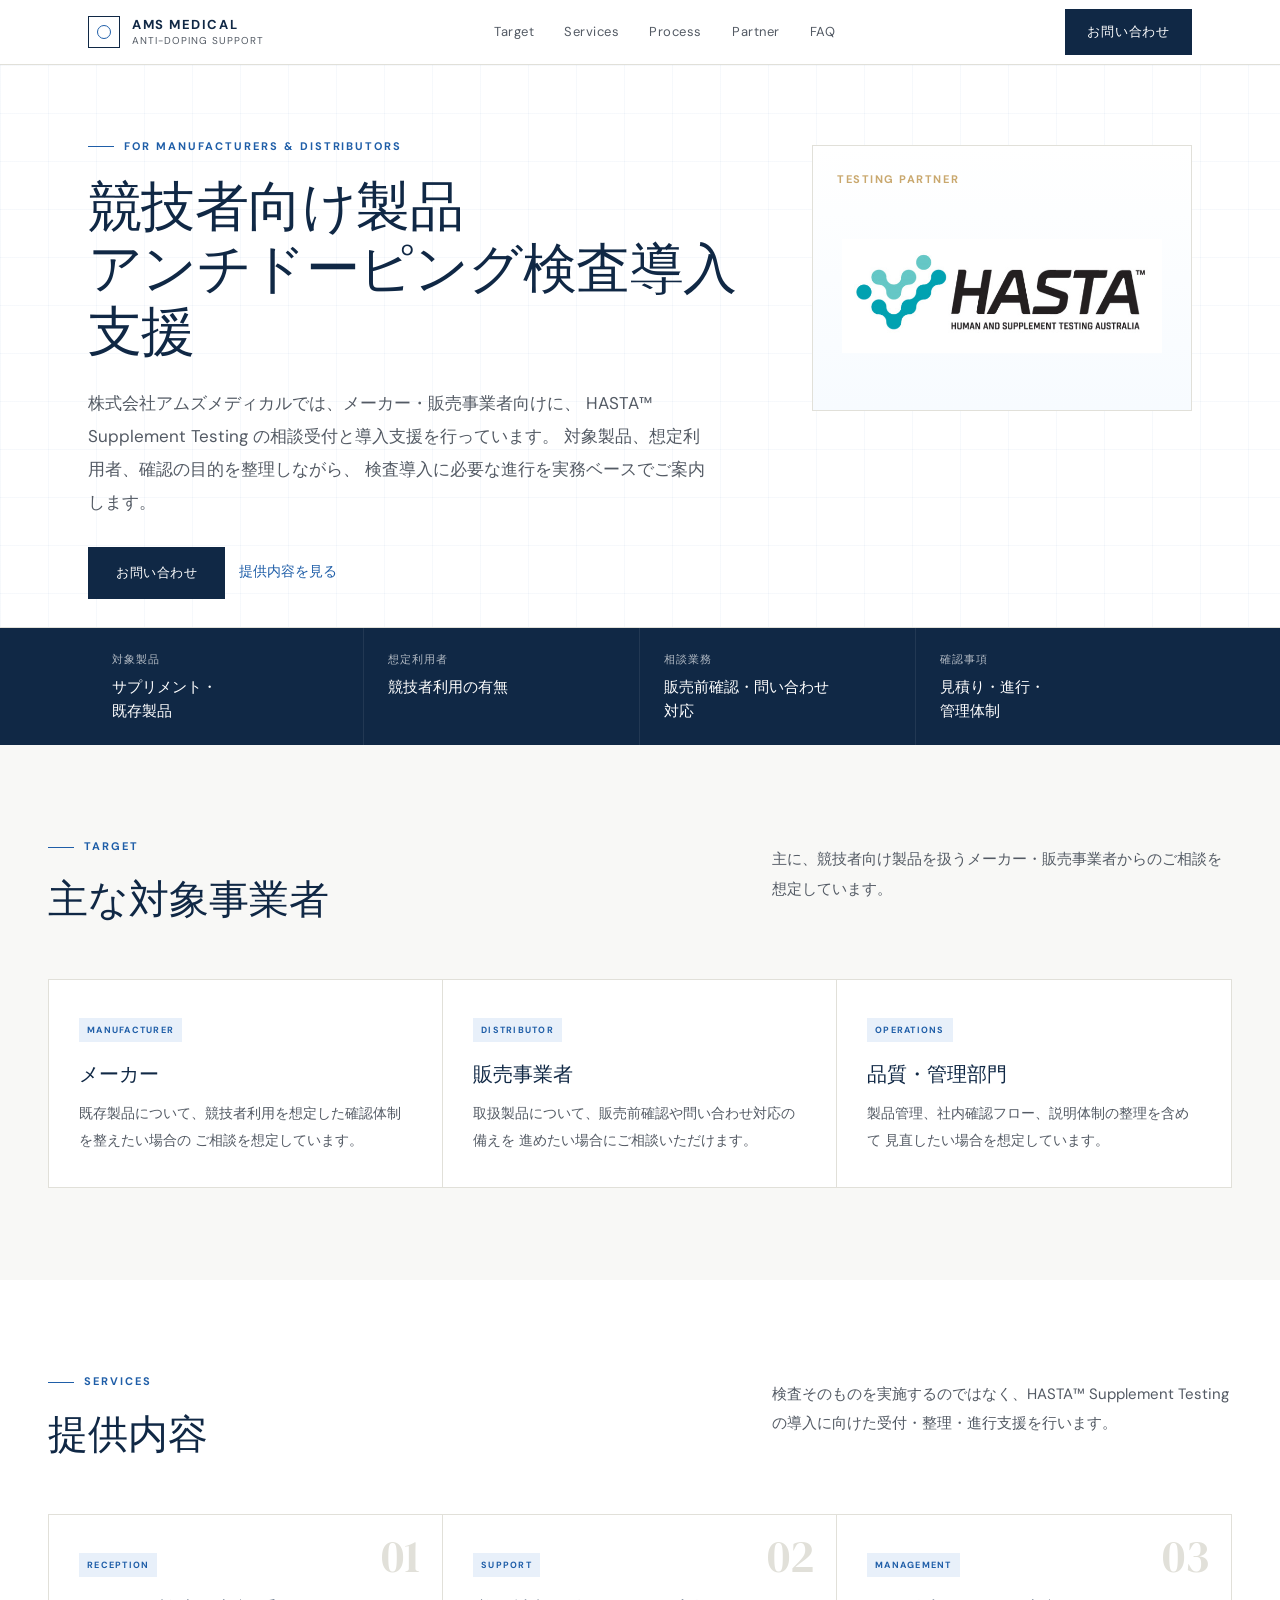
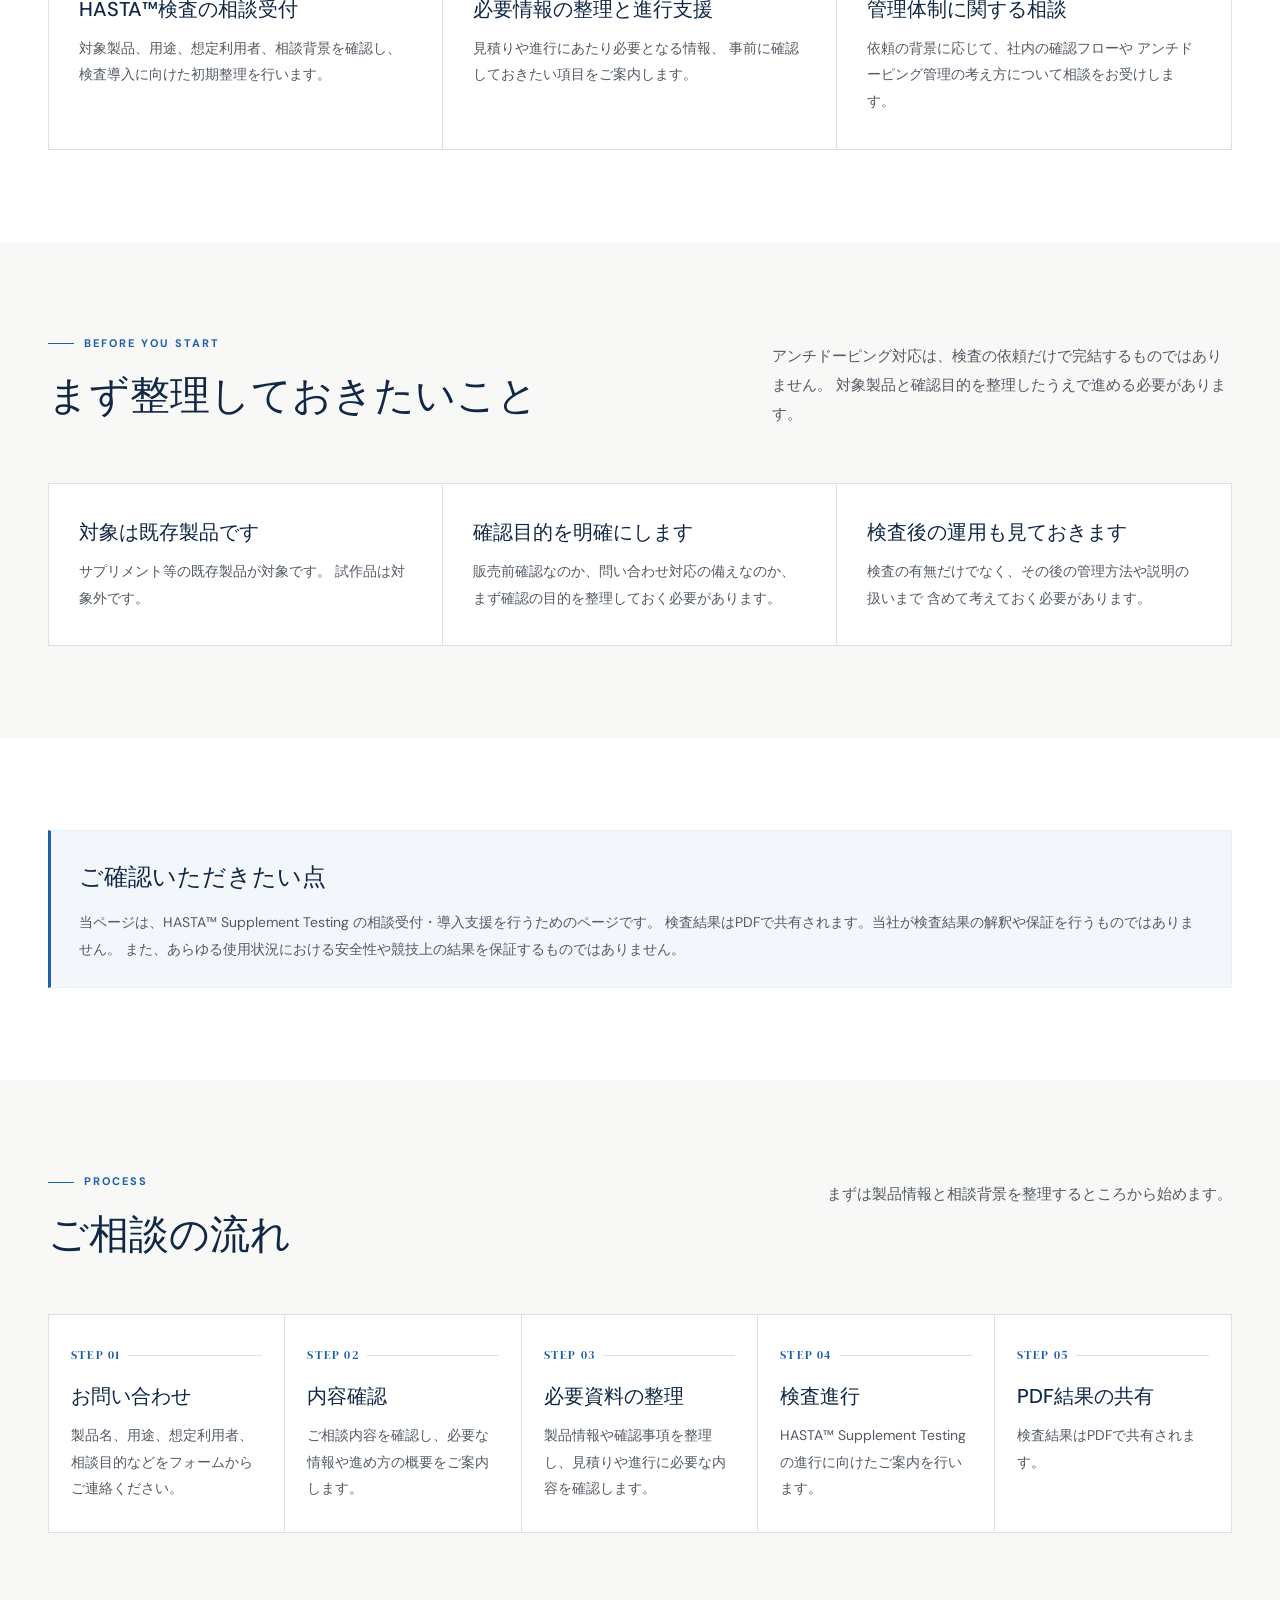
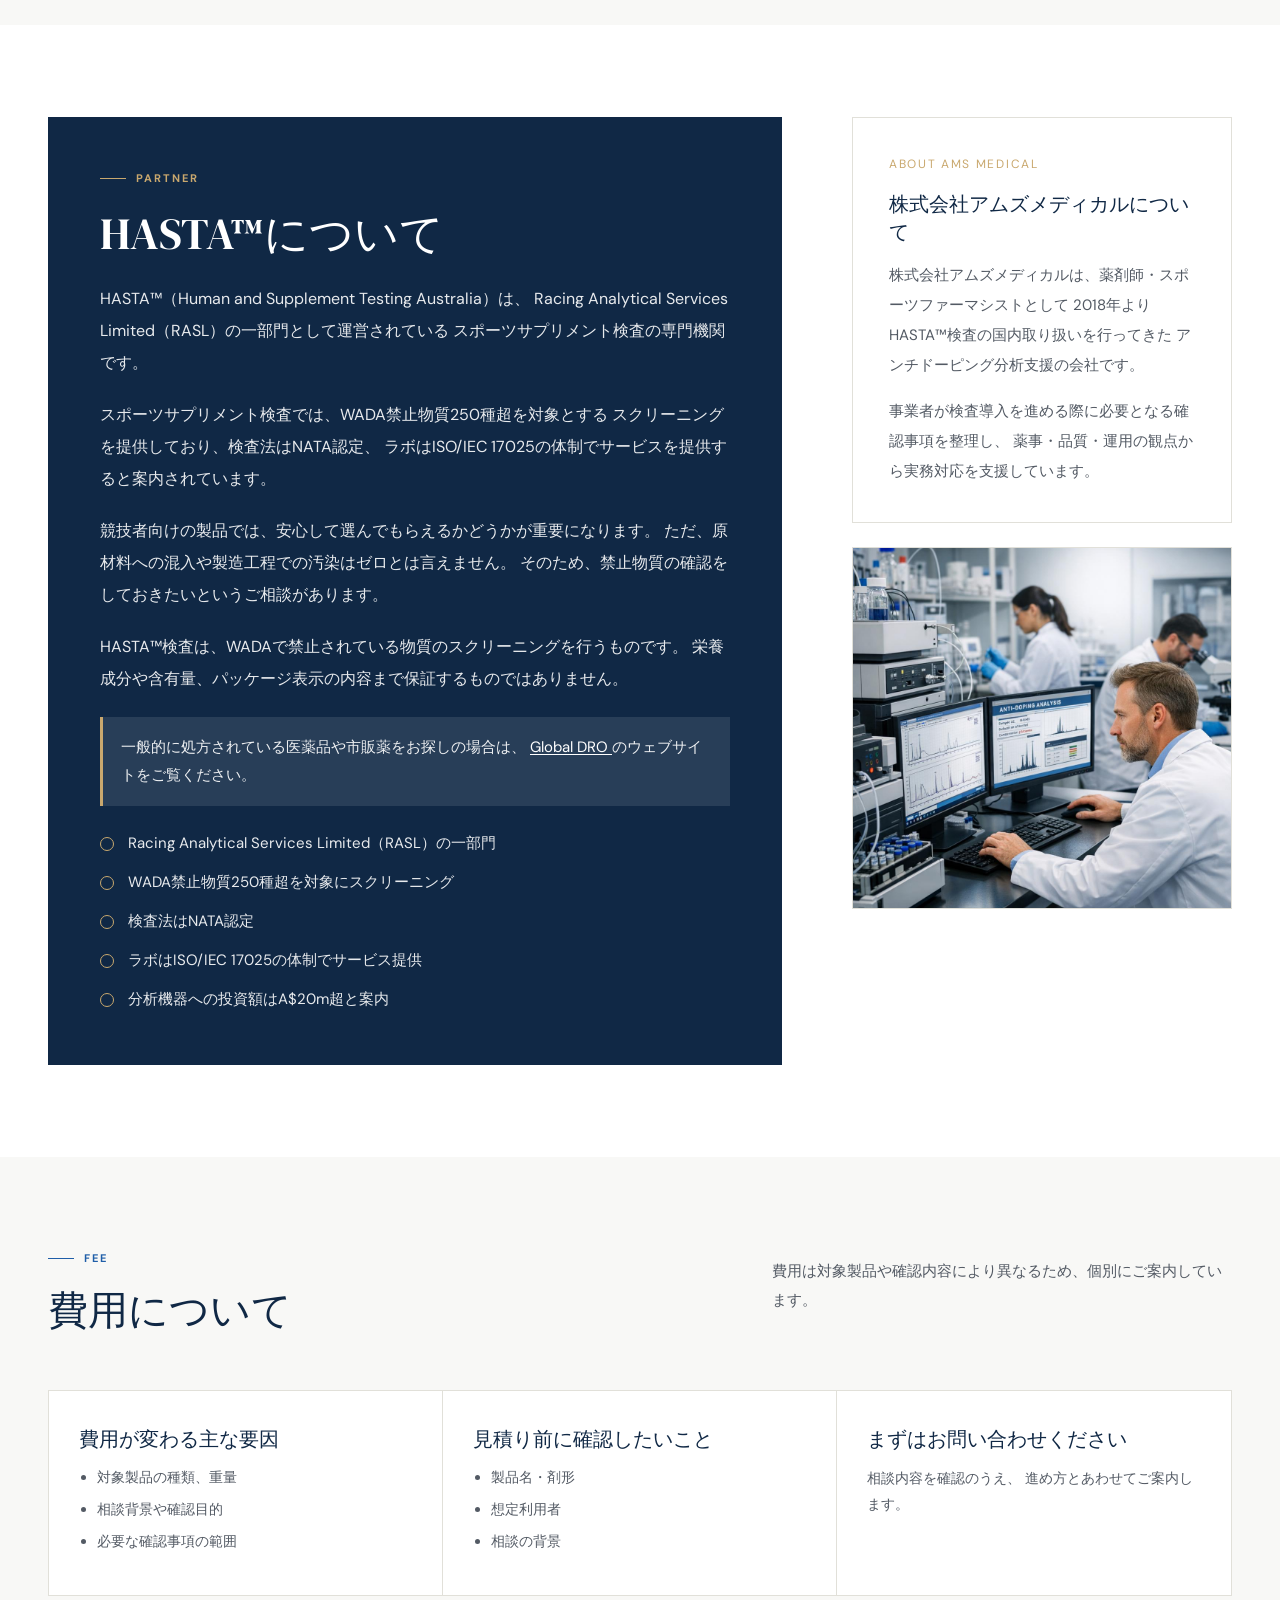
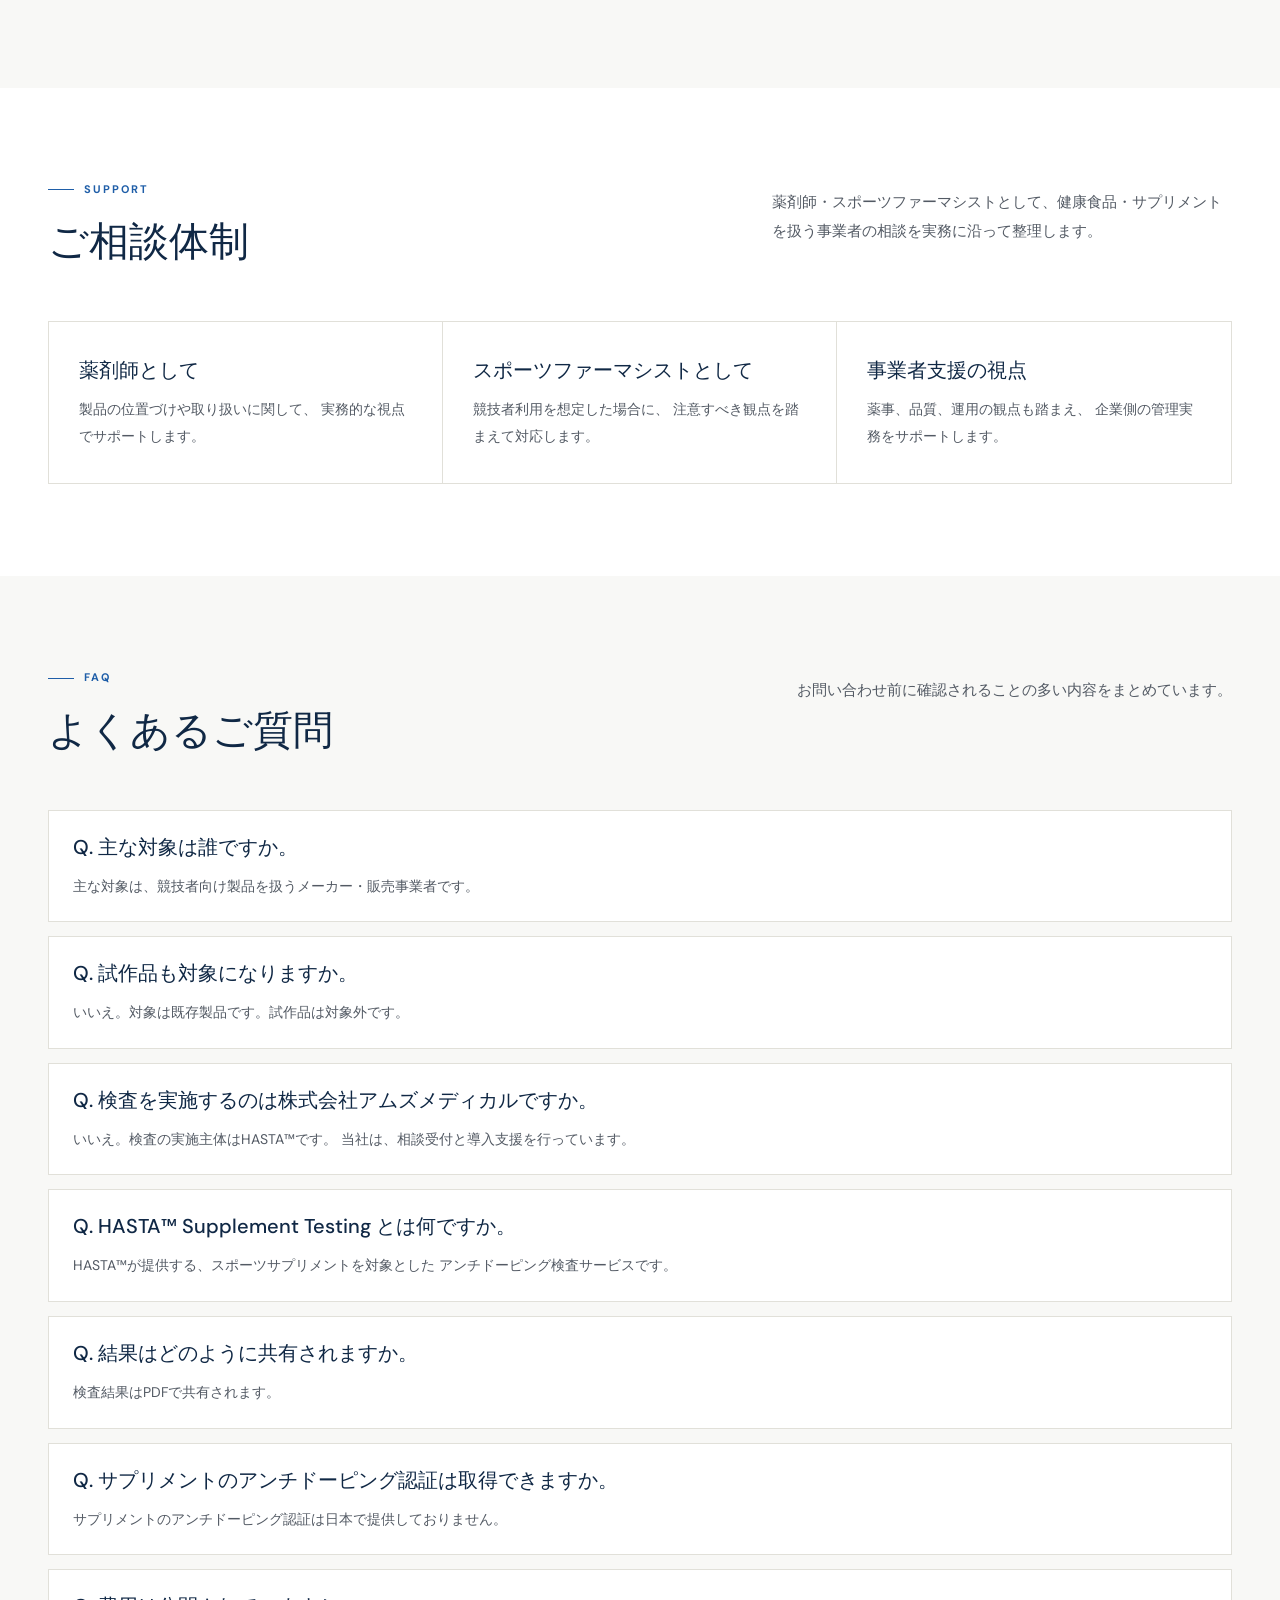
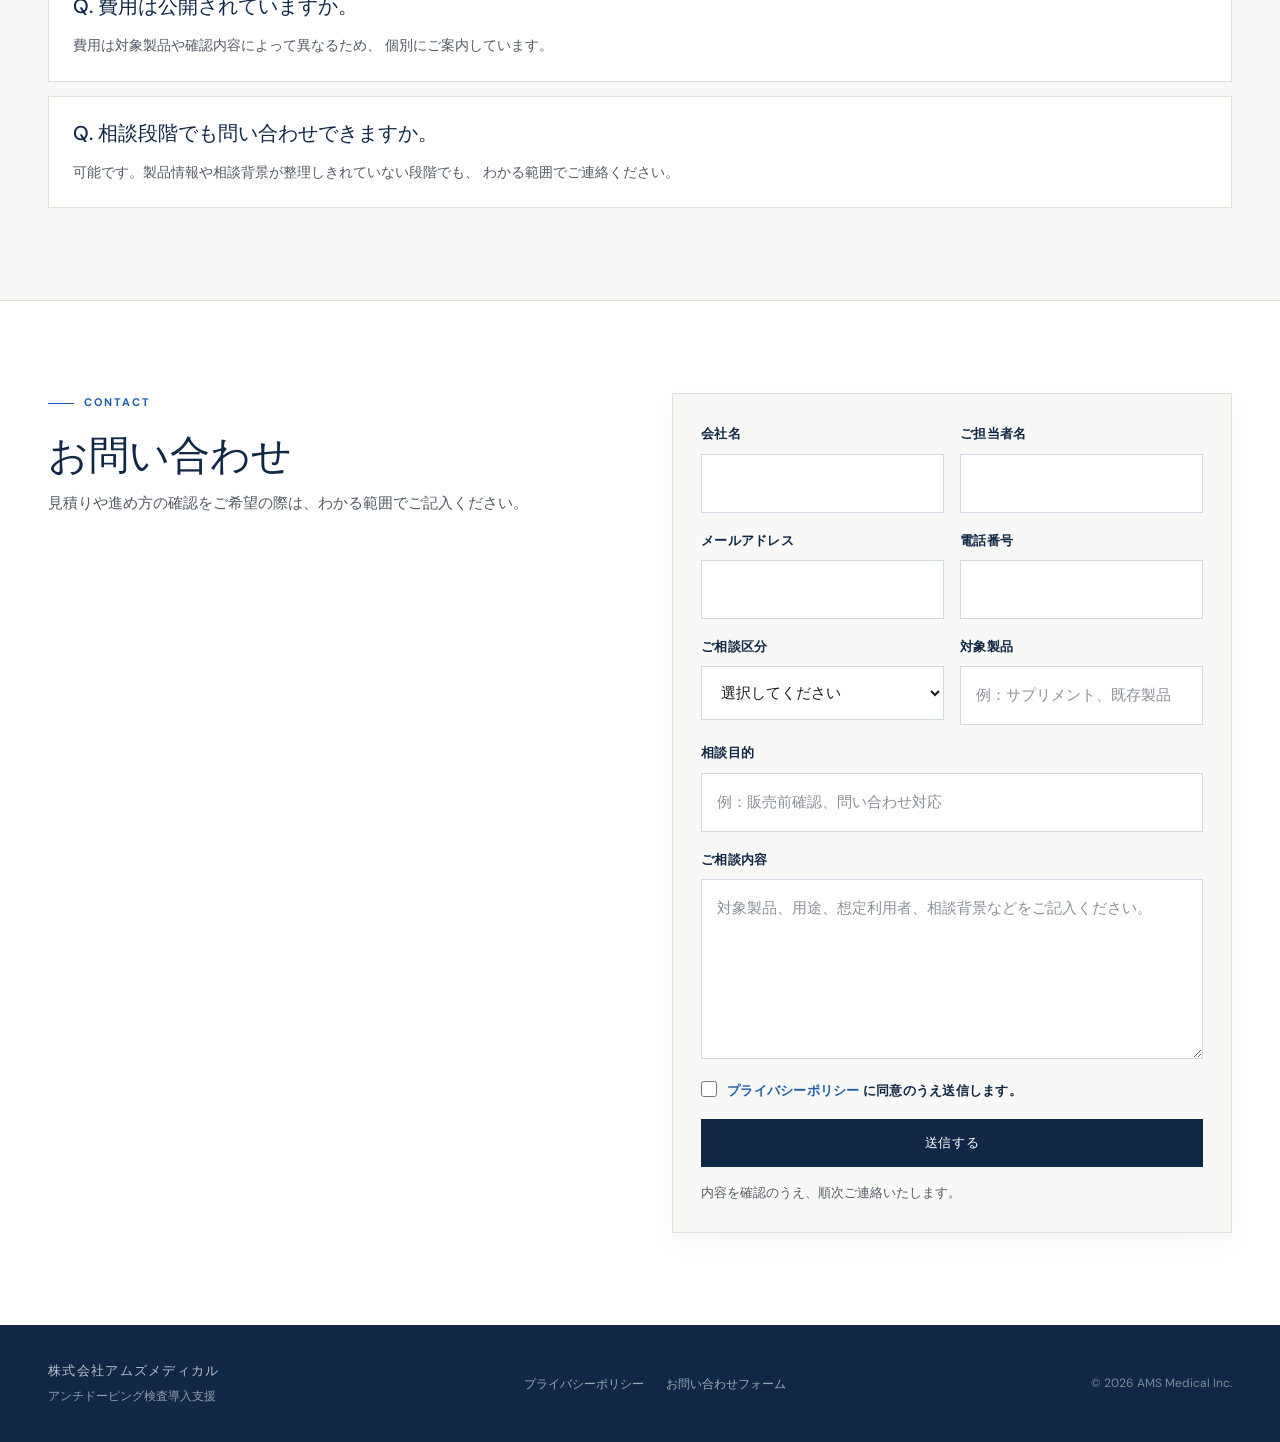
<file: index.html>
<!DOCTYPE html>
<html lang="ja">
<head>
  <meta charset="UTF-8" />
  <meta name="viewport" content="width=device-width, initial-scale=1.0" />
  <title>アンチドーピング検査導入支援 | 株式会社アムズメディカル</title>
  <meta
    name="description"
    content="メーカー・販売事業者向けに、HASTA™ Supplement Testing の相談受付と導入支援を行っています。"
  />
  <link rel="preconnect" href="https://fonts.googleapis.com" />
  <link rel="preconnect" href="https://fonts.gstatic.com" crossorigin />
  <link
    href="https://fonts.googleapis.com/css2?family=DM+Serif+Display:ital@0;1&family=DM+Sans:wght@300;400;500;700&display=swap"
    rel="stylesheet"
  />
  <link rel="icon" href="images/favicon.png" type="image/png" />
  <link rel="stylesheet" href="style.css" />
</head>
<body>

  <header class="site-header">
    <div class="site-header-inner">
      <a href="./" class="site-logo">
        <span class="site-logo-mark"></span>
        <span class="site-logo-text-wrap">
          <span class="site-logo-text">AMS MEDICAL</span>
          <span class="site-logo-sub">Anti-Doping Support</span>
        </span>
      </a>

      <nav class="site-nav">
        <a href="#target">Target</a>
        <a href="#service">Services</a>
        <a href="#flow">Process</a>
        <a href="#partner">Partner</a>
        <a href="#faq">FAQ</a>
      </nav>

      <a href="#contact" class="header-cta">お問い合わせ</a>
    </div>
  </header>

  <main>

    <section class="hero grid-bg">
      <div class="hero-inner">
        <div class="hero-main">
          <div class="hero-overline">For Manufacturers &amp; Distributors</div>

          <h1 class="hero-title">
            競技者向け製品<br />
            アンチドーピング検査導入支援            
          </h1>

          <p class="hero-text">
            株式会社アムズメディカルでは、メーカー・販売事業者向けに、
            HASTA™ Supplement Testing の相談受付と導入支援を行っています。
            対象製品、想定利用者、確認の目的を整理しながら、
            検査導入に必要な進行を実務ベースでご案内します。
          </p>

          <div class="hero-actions">
            <a href="#contact" class="btn-primary">お問い合わせ</a>
            <a href="#service" class="btn-secondary">提供内容を見る</a>
          </div>
        </div>

        <aside class="hero-side hero-side-brand">
          <div class="hero-brand-card">
            <div class="hero-brand-label">Testing Partner</div>

            <div class="hero-brand-logo-wrap">
              <img
                src="images/hasta_logo.jpg"
                alt="HASTA™ logo"
                class="hero-brand-logo"
                onerror="this.style.display='none'; this.nextElementSibling.style.display='flex';"
              />
              <div class="hero-brand-fallback" style="display:none;">
                <span class="hero-brand-fallback-main">HASTA™</span>
                <span class="hero-brand-fallback-sub">Supplement Testing</span>
              </div>
            </div>
          </div>
        </aside>
      </div>
    </section>

    <section class="metric-bar">
      <div class="metric-bar-inner">
        <div class="metric-item">
          <div class="metric-heading">対象製品</div>
          <div class="metric-text">サプリメント・<br />既存製品</div>
        </div>
        <div class="metric-item">
          <div class="metric-heading">想定利用者</div>
          <div class="metric-text">競技者利用の有無</div>
        </div>
        <div class="metric-item">
          <div class="metric-heading">相談業務</div>
          <div class="metric-text">販売前確認・問い合わせ<br />対応</div>
        </div>
        <div class="metric-item">
          <div class="metric-heading">確認事項</div>
          <div class="metric-text">見積り・進行・<br />管理体制</div>
        </div>
      </div>
    </section>

    <section class="section section-light" id="target">
      <div class="section-inner">
        <div class="section-header">
          <div>
            <div class="section-overline">Target</div>
            <h2 class="section-title">主な対象事業者</h2>
          </div>
          <p class="section-desc">
            主に、競技者向け製品を扱うメーカー・販売事業者からのご相談を想定しています。
          </p>
        </div>

        <div class="card-grid three">
          <article class="info-card">
            <div class="card-tag">Manufacturer</div>
            <h3>メーカー</h3>
            <p>
              既存製品について、競技者利用を想定した確認体制を整えたい場合の
              ご相談を想定しています。
            </p>
          </article>

          <article class="info-card">
            <div class="card-tag">Distributor</div>
            <h3>販売事業者</h3>
            <p>
              取扱製品について、販売前確認や問い合わせ対応の備えを
              進めたい場合にご相談いただけます。
            </p>
          </article>

          <article class="info-card">
            <div class="card-tag">Operations</div>
            <h3>品質・管理部門</h3>
            <p>
              製品管理、社内確認フロー、説明体制の整理を含めて
              見直したい場合を想定しています。
            </p>
          </article>
        </div>
      </div>
    </section>

    <section class="section" id="service">
      <div class="section-inner">
        <div class="section-header">
          <div>
            <div class="section-overline">Services</div>
            <h2 class="section-title">提供内容</h2>
          </div>
          <p class="section-desc">
            検査そのものを実施するのではなく、HASTA™ Supplement Testing の導入に向けた受付・整理・進行支援を行います。
          </p>
        </div>

        <div class="service-grid">
          <article class="service-card">
            <div class="service-no">01</div>
            <div class="card-tag">Reception</div>
            <h3>HASTA™検査の相談受付</h3>
            <p>
              対象製品、用途、想定利用者、相談背景を確認し、
              検査導入に向けた初期整理を行います。
            </p>
          </article>

          <article class="service-card">
            <div class="service-no">02</div>
            <div class="card-tag">Support</div>
            <h3>必要情報の整理と進行支援</h3>
            <p>
              見積りや進行にあたり必要となる情報、
              事前に確認しておきたい項目をご案内します。
            </p>
          </article>

          <article class="service-card">
            <div class="service-no">03</div>
            <div class="card-tag">Management</div>
            <h3>管理体制に関する相談</h3>
            <p>
              依頼の背景に応じて、社内の確認フローや
              アンチドーピング管理の考え方について相談をお受けします。
            </p>
          </article>
        </div>
      </div>
    </section>

    <section class="section section-light">
      <div class="section-inner">
        <div class="section-header">
          <div>
            <div class="section-overline">Before You Start</div>
            <h2 class="section-title">まず整理しておきたいこと</h2>
          </div>
          <p class="section-desc">
            アンチドーピング対応は、検査の依頼だけで完結するものではありません。
            対象製品と確認目的を整理したうえで進める必要があります。
          </p>
        </div>

        <div class="card-grid three">
          <article class="info-card">
            <h3>対象は既存製品です</h3>
            <p>
              サプリメント等の既存製品が対象です。
              試作品は対象外です。
            </p>
          </article>

          <article class="info-card">
            <h3>確認目的を明確にします</h3>
            <p>
              販売前確認なのか、問い合わせ対応の備えなのか、
              まず確認の目的を整理しておく必要があります。
            </p>
          </article>

          <article class="info-card">
            <h3>検査後の運用も見ておきます</h3>
            <p>
              検査の有無だけでなく、その後の管理方法や説明の扱いまで
              含めて考えておく必要があります。
            </p>
          </article>
        </div>
      </div>
    </section>

    <section class="section">
      <div class="section-inner">
        <div class="notice-box">
          <h2>ご確認いただきたい点</h2>
          <p>
            当ページは、HASTA™ Supplement Testing の相談受付・導入支援を行うためのページです。
            検査結果はPDFで共有されます。当社が検査結果の解釈や保証を行うものではありません。
            また、あらゆる使用状況における安全性や競技上の結果を保証するものではありません。
          </p>
        </div>
      </div>
    </section>

    <section class="section section-light" id="flow">
      <div class="section-inner">
        <div class="section-header">
          <div>
            <div class="section-overline">Process</div>
            <h2 class="section-title">ご相談の流れ</h2>
          </div>
          <p class="section-desc">
            まずは製品情報と相談背景を整理するところから始めます。
          </p>
        </div>

        <div class="process-grid">
          <div class="process-step">
            <div class="process-step-no">STEP 01</div>
            <h3>お問い合わせ</h3>
            <p>製品名、用途、想定利用者、相談目的などをフォームからご連絡ください。</p>
          </div>

          <div class="process-step">
            <div class="process-step-no">STEP 02</div>
            <h3>内容確認</h3>
            <p>ご相談内容を確認し、必要な情報や進め方の概要をご案内します。</p>
          </div>

          <div class="process-step">
            <div class="process-step-no">STEP 03</div>
            <h3>必要資料の整理</h3>
            <p>製品情報や確認事項を整理し、見積りや進行に必要な内容を確認します。</p>
          </div>

          <div class="process-step">
            <div class="process-step-no">STEP 04</div>
            <h3>検査進行</h3>
            <p>HASTA™ Supplement Testing の進行に向けたご案内を行います。</p>
          </div>

          <div class="process-step">
            <div class="process-step-no">STEP 05</div>
            <h3>PDF結果の共有</h3>
            <p>検査結果はPDFで共有されます。</p>
          </div>
        </div>
      </div>
    </section>

    <section class="section" id="partner">
  <div class="section-inner partner-layout">
    <div class="partner-main">
      <div class="section-overline section-overline-accent">Partner</div>
      <h2 class="partner-title">HASTA™について</h2>

      <p class="partner-text">
        HASTA™（Human and Supplement Testing Australia）は、
        Racing Analytical Services Limited（RASL）の一部門として運営されている
        スポーツサプリメント検査の専門機関です。
      </p>

      <p class="partner-text">
        スポーツサプリメント検査では、WADA禁止物質250種超を対象とする
        スクリーニングを提供しており、検査法はNATA認定、
        ラボはISO/IEC 17025の体制でサービスを提供すると案内されています。
      </p>

      <p class="partner-text">
        競技者向けの製品では、安心して選んでもらえるかどうかが重要になります。
        ただ、原材料への混入や製造工程での汚染はゼロとは言えません。
        そのため、禁止物質の確認をしておきたいというご相談があります。
      </p>

      <p class="partner-text partner-text-last">
        HASTA™検査は、WADAで禁止されている物質のスクリーニングを行うものです。
        栄養成分や含有量、パッケージ表示の内容まで保証するものではありません。
      </p>

      <div class="partner-reference">
        一般的に処方されている医薬品や市販薬をお探しの場合は、
        <a
          href="https://www.globaldro.com/Home"
          target="_blank"
          rel="noopener noreferrer"
        >
          Global DRO
        </a>
        のウェブサイトをご覧ください。
      </div>

      <ul class="partner-points">
        <li>Racing Analytical Services Limited（RASL）の一部門</li>
        <li>WADA禁止物質250種超を対象にスクリーニング</li>
        <li>検査法はNATA認定</li>
        <li>ラボはISO/IEC 17025の体制でサービス提供</li>
        <li>分析機器への投資額はA$20m超と案内</li>
      </ul>
    </div>

    <div class="partner-side">
      <aside class="partner-card company-card">
        <div class="partner-card-label">About AMS Medical</div>
        <h3>株式会社アムズメディカルについて</h3>

        <div class="company-description company-description-no-top">
          <p>
            株式会社アムズメディカルは、薬剤師・スポーツファーマシストとして
            2018年よりHASTA™検査の国内取り扱いを行ってきた
            アンチドーピング分析支援の会社です。
          </p>

          <p>
            事業者が検査導入を進める際に必要となる確認事項を整理し、
            薬事・品質・運用の観点から実務対応を支援しています。
          </p>
        </div>
      </aside>

      <div class="partner-side-image">
        <img
          src="images/analysis_image.png"
          alt="分析をイメージする写真"
          class="partner-side-photo"
          onerror="this.style.display='none'; this.nextElementSibling.style.display='flex';"
        />
        <div class="partner-side-photo-fallback" style="display:none;">
          分析イメージ画像を後日掲載予定
        </div>
      </div>
    </div>
  </div>
</section>

    <section class="section section-light">
      <div class="section-inner">
        <div class="section-header">
          <div>
            <div class="section-overline">Fee</div>
            <h2 class="section-title">費用について</h2>
          </div>
          <p class="section-desc">
            費用は対象製品や確認内容により異なるため、個別にご案内しています。
          </p>
        </div>

        <div class="card-grid three">
          <article class="info-card">
            <h3>費用が変わる主な要因</h3>
            <ul class="simple-list">
              <li>対象製品の種類、重量</li>
              <li>相談背景や確認目的</li>
              <li>必要な確認事項の範囲</li>
            </ul>
          </article>

          <article class="info-card">
            <h3>見積り前に確認したいこと</h3>
            <ul class="simple-list">
              <li>製品名・剤形</li>
              <li>想定利用者</li>
              <li>相談の背景</li>
            </ul>
          </article>

          <article class="info-card">
            <h3>まずはお問い合わせください</h3>
            <p>
              相談内容を確認のうえ、
              進め方とあわせてご案内します。
            </p>
          </article>
        </div>
      </div>
    </section>

    <section class="section">
      <div class="section-inner">
        <div class="section-header">
          <div>
            <div class="section-overline">Support</div>
            <h2 class="section-title">ご相談体制</h2>
          </div>
          <p class="section-desc">
            薬剤師・スポーツファーマシストとして、健康食品・サプリメントを扱う事業者の相談を実務に沿って整理します。
          </p>
        </div>

        <div class="card-grid three">
          <article class="info-card">
            <h3>薬剤師として</h3>
            <p>
              製品の位置づけや取り扱いに関して、
              実務的な視点でサポートします。
            </p>
          </article>

          <article class="info-card">
            <h3>スポーツファーマシストとして</h3>
            <p>
              競技者利用を想定した場合に、
              注意すべき観点を踏まえて対応します。
            </p>
          </article>

          <article class="info-card">
            <h3>事業者支援の視点</h3>
            <p>
              薬事、品質、運用の観点も踏まえ、
              企業側の管理実務をサポートします。
            </p>
          </article>
        </div>
      </div>
    </section>

    <section class="section section-light" id="faq">
      <div class="section-inner">
        <div class="section-header">
          <div>
            <div class="section-overline">FAQ</div>
            <h2 class="section-title">よくあるご質問</h2>
          </div>
          <p class="section-desc">
            お問い合わせ前に確認されることの多い内容をまとめています。
          </p>
        </div>

        <div class="faq-list">
          <article class="faq-item">
            <h3>Q. 主な対象は誰ですか。</h3>
            <p>
              主な対象は、競技者向け製品を扱うメーカー・販売事業者です。
            </p>
          </article>

          <article class="faq-item">
            <h3>Q. 試作品も対象になりますか。</h3>
            <p>
              いいえ。対象は既存製品です。試作品は対象外です。
            </p>
          </article>

          <article class="faq-item">
            <h3>Q. 検査を実施するのは株式会社アムズメディカルですか。</h3>
            <p>
              いいえ。検査の実施主体はHASTA™です。
              当社は、相談受付と導入支援を行っています。
            </p>
          </article>

          <article class="faq-item">
            <h3>Q. HASTA™ Supplement Testing とは何ですか。</h3>
            <p>
              HASTA™が提供する、スポーツサプリメントを対象とした
              アンチドーピング検査サービスです。
            </p>
          </article>

          <article class="faq-item">
            <h3>Q. 結果はどのように共有されますか。</h3>
            <p>
              検査結果はPDFで共有されます。
            </p>
          </article>

          <article class="faq-item">
            <h3>Q. サプリメントのアンチドーピング認証は取得できますか。</h3>
            <p>
              サプリメントのアンチドーピング認証は日本で提供しておりません。
            </p>
          </article>

          <article class="faq-item">
            <h3>Q. 費用は公開されていますか。</h3>
            <p>
              費用は対象製品や確認内容によって異なるため、
              個別にご案内しています。
            </p>
          </article>

          <article class="faq-item">
            <h3>Q. 相談段階でも問い合わせできますか。</h3>
            <p>
              可能です。製品情報や相談背景が整理しきれていない段階でも、
              わかる範囲でご連絡ください。
            </p>
          </article>
        </div>
      </div>
    </section>

    <section class="section cta-section" id="contact">
      <div class="section-inner cta-layout">
        <div>
          <div class="section-overline">Contact</div>
          <h2 class="section-title">お問い合わせ</h2>
          <p class="section-desc contact-desc">
            見積りや進め方の確認をご希望の際は、わかる範囲でご記入ください。
          </p>
        </div>

        <div class="contact-panel">
          <form action="https://formspree.io/f/mreyylbb" method="POST" class="contact-form">
            <input type="hidden" name="サイト区分" value="AMS" />
            <input type="hidden" name="問い合わせ元" value="アンチドーピング検査導入支援" />
            <input type="hidden" name="送信元ページ" value="https://antidoping.amsmedical.jp/" />
            <input type="hidden" name="_subject" value="【AMS】アンチドーピング検査導入支援サイトからお問い合わせ" />
            <input type="hidden" name="_next" value="https://antidoping.amsmedical.jp/thanks.html" />
            <input type="text" name="_gotcha" style="display:none" tabindex="-1" autocomplete="off" />

            <div class="form-grid">
              <div class="form-field">
                <label for="company">会社名</label>
                <input id="company" name="会社名" type="text" required />
              </div>

              <div class="form-field">
                <label for="name">ご担当者名</label>
                <input id="name" name="ご担当者名" type="text" required />
              </div>

              <div class="form-field">
                <label for="email">メールアドレス</label>
                <input id="email" name="メールアドレス" type="email" required />
              </div>

              <div class="form-field">
                <label for="tel">電話番号</label>
                <input id="tel" name="電話番号" type="tel" />
              </div>

              <div class="form-field">
                <label for="category">ご相談区分</label>
                <select id="category" name="ご相談区分" required>
                  <option value="">選択してください</option>
                  <option>メーカーとして相談したい</option>
                  <option>販売事業者として相談したい</option>
                  <option>管理体制について相談したい</option>
                  <option>チーム・団体向け助言について相談したい</option>
                  <option>その他</option>
                </select>
              </div>

              <div class="form-field">
                <label for="product">対象製品</label>
                <input
                  id="product"
                  name="対象製品"
                  type="text"
                  placeholder="例：サプリメント、既存製品"
                />
              </div>

              <div class="form-field form-field-full">
                <label for="purpose">相談目的</label>
                <input
                  id="purpose"
                  name="相談目的"
                  type="text"
                  placeholder="例：販売前確認、問い合わせ対応"
                />
              </div>

              <div class="form-field form-field-full">
                <label for="message">ご相談内容</label>
                <textarea
                  id="message"
                  name="ご相談内容"
                  placeholder="対象製品、用途、想定利用者、相談背景などをご記入ください。"
                  required
                ></textarea>
              </div>

              <div class="form-field form-field-full checkbox-row">
                <label class="checkbox-label">
                  <input type="checkbox" name="privacy_agree" value="yes" required />
                  <span>
                    <a href="privacy.html" target="_blank" rel="noopener noreferrer">プライバシーポリシー</a>
                    に同意のうえ送信します。
                  </span>
                </label>
              </div>

              <div class="form-field form-field-full">
                <button type="submit" class="btn-primary submit-btn">送信する</button>
              </div>
            </div>

            <p class="form-note">内容を確認のうえ、順次ご連絡いたします。</p>
          </form>
        </div>
      </div>
    </section>

  </main>

  <footer class="site-footer">
    <div class="site-footer-inner">
      <div class="footer-brand">
        <div class="footer-title">株式会社アムズメディカル</div>
        <div class="footer-sub">アンチドーピング検査導入支援</div>
      </div>

      <ul class="footer-links">
        <li><a href="privacy.html">プライバシーポリシー</a></li>
        <li><a href="#contact">お問い合わせフォーム</a></li>
      </ul>

      <div class="footer-copy">© 2026 AMS Medical Inc.</div>
    </div>
  </footer>

</body>
</html>
</file>
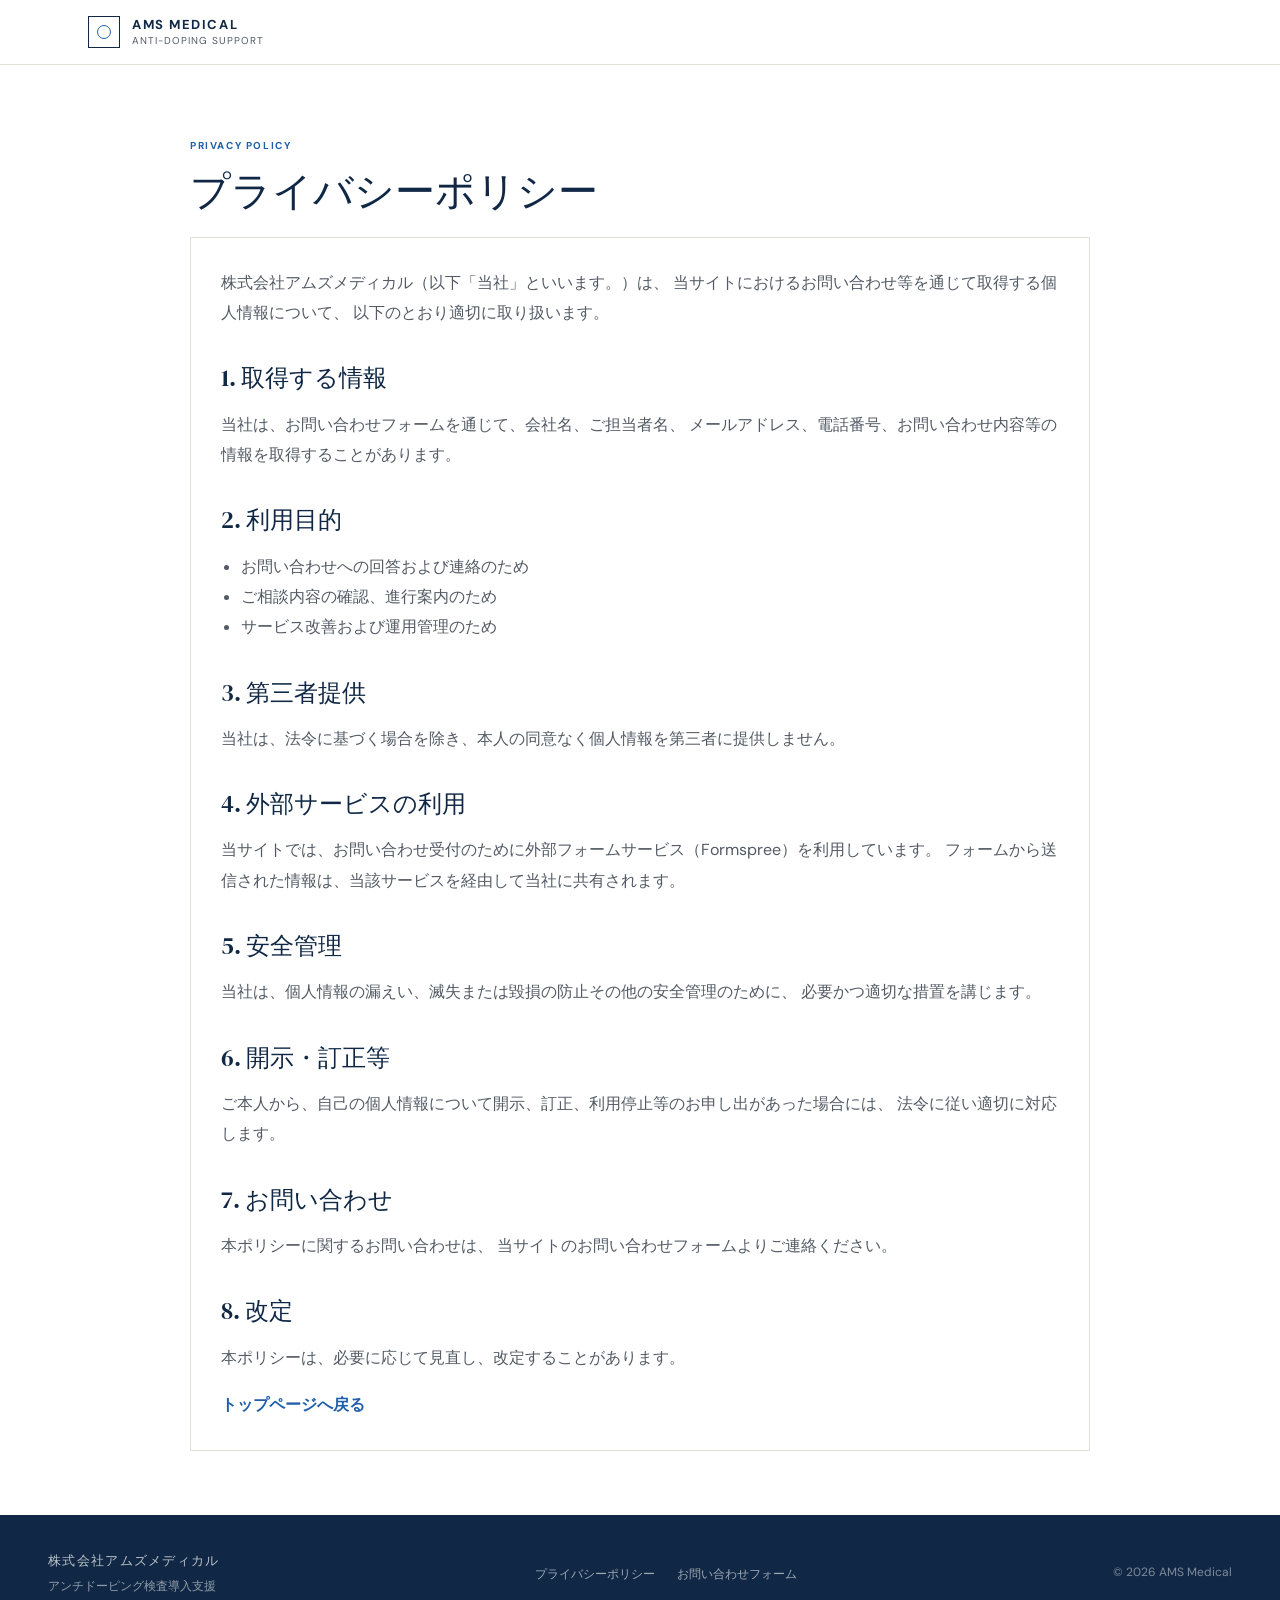
<file: privacy.html>
<!DOCTYPE html>
<html lang="ja">
<head>
  <meta charset="UTF-8" />
  <meta name="viewport" content="width=device-width, initial-scale=1.0" />
  <title>プライバシーポリシー | 株式会社アムズメディカル</title>
  <meta
    name="description"
    content="株式会社アムズメディカルのプライバシーポリシー"
  />
  <link rel="preconnect" href="https://fonts.googleapis.com" />
  <link rel="preconnect" href="https://fonts.gstatic.com" crossorigin />
  <link
    href="https://fonts.googleapis.com/css2?family=DM+Serif+Display:ital@0;1&family=DM+Sans:wght@300;400;500;700&display=swap"
    rel="stylesheet"
  />
  <link rel="icon" href="images/favicon.png" type="image/png" />
  <link rel="stylesheet" href="style.css" />
</head>
<body>

  <header class="site-header">
    <div class="site-header-inner">
      <a href="./" class="site-logo">
        <span class="site-logo-mark"></span>
        <span class="site-logo-text-wrap">
          <span class="site-logo-text">AMS MEDICAL</span>
          <span class="site-logo-sub">Anti-Doping Support</span>
        </span>
      </a>
    </div>
  </header>

  <main>
    <section class="page-hero">
      <div class="center-box">
        <div class="kicker">Privacy Policy</div>
        <h1 class="section-title">プライバシーポリシー</h1>
      </div>
    </section>

    <section class="page-content">
      <div class="center-box">
        <div class="panel">
          <p>
            株式会社アムズメディカル（以下「当社」といいます。）は、
            当サイトにおけるお問い合わせ等を通じて取得する個人情報について、
            以下のとおり適切に取り扱います。
          </p>

          <h2>1. 取得する情報</h2>
          <p>
            当社は、お問い合わせフォームを通じて、会社名、ご担当者名、
            メールアドレス、電話番号、お問い合わせ内容等の情報を取得することがあります。
          </p>

          <h2>2. 利用目的</h2>
          <ul>
            <li>お問い合わせへの回答および連絡のため</li>
            <li>ご相談内容の確認、進行案内のため</li>
            <li>サービス改善および運用管理のため</li>
          </ul>

          <h2>3. 第三者提供</h2>
          <p>
            当社は、法令に基づく場合を除き、本人の同意なく個人情報を第三者に提供しません。
          </p>

          <h2>4. 外部サービスの利用</h2>
          <p>
            当サイトでは、お問い合わせ受付のために外部フォームサービス（Formspree）を利用しています。
            フォームから送信された情報は、当該サービスを経由して当社に共有されます。
          </p>

          <h2>5. 安全管理</h2>
          <p>
            当社は、個人情報の漏えい、滅失または毀損の防止その他の安全管理のために、
            必要かつ適切な措置を講じます。
          </p>

          <h2>6. 開示・訂正等</h2>
          <p>
            ご本人から、自己の個人情報について開示、訂正、利用停止等のお申し出があった場合には、
            法令に従い適切に対応します。
          </p>

          <h2>7. お問い合わせ</h2>
          <p>
            本ポリシーに関するお問い合わせは、
            当サイトのお問い合わせフォームよりご連絡ください。
          </p>

          <h2>8. 改定</h2>
          <p>
            本ポリシーは、必要に応じて見直し、改定することがあります。
          </p>

          <a href="./" class="back-link">トップページへ戻る</a>
        </div>
      </div>
    </section>
  </main>

  <footer class="site-footer">
    <div class="site-footer-inner">
      <div class="footer-brand">
        <div class="footer-title">株式会社アムズメディカル</div>
        <div class="footer-sub">アンチドーピング検査導入支援</div>
      </div>

      <ul class="footer-links">
        <li><a href="privacy.html">プライバシーポリシー</a></li>
        <li><a href="./#contact">お問い合わせフォーム</a></li>
      </ul>

      <div class="footer-copy">© 2026 AMS Medical</div>
    </div>
  </footer>

</body>
</html>
</file>
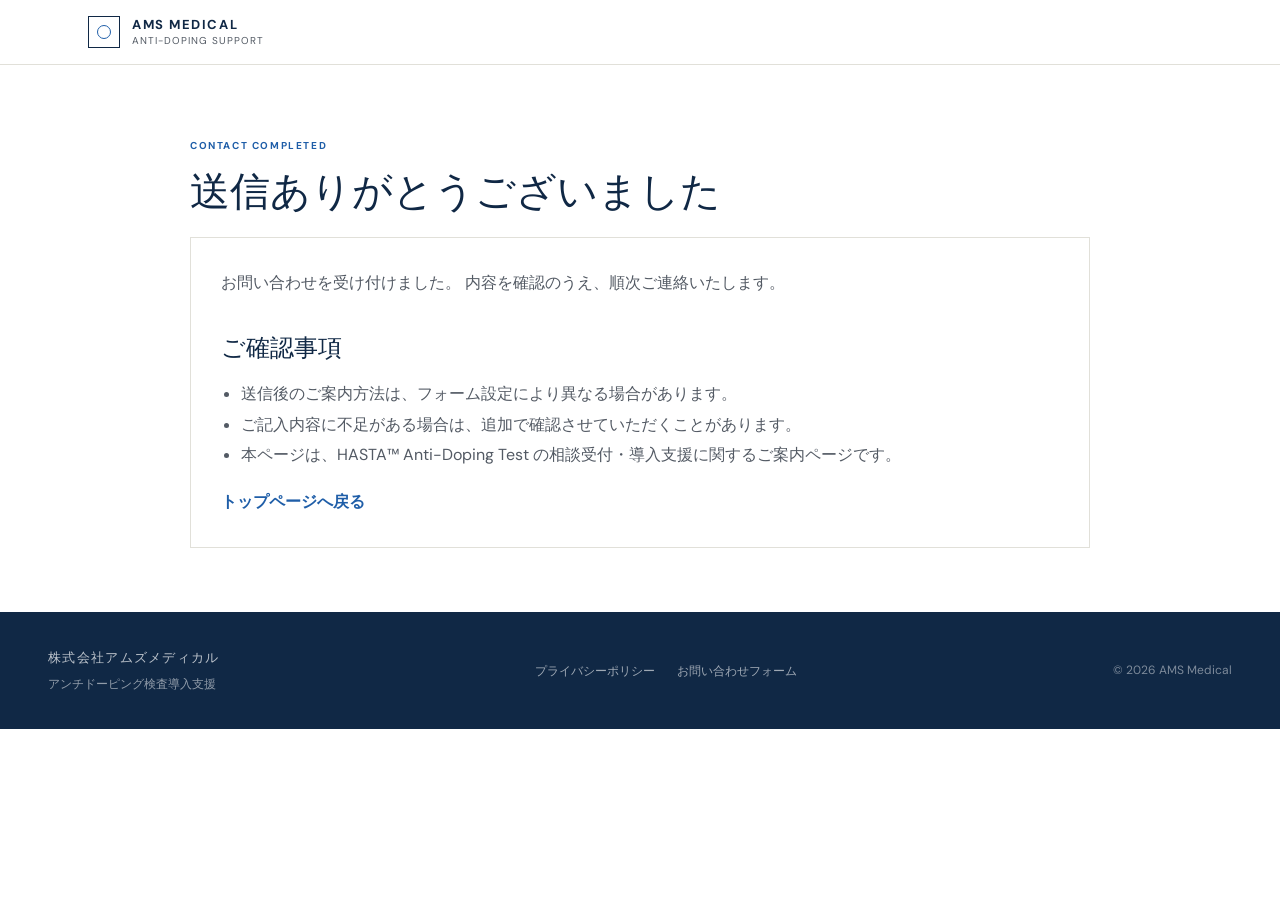
<file: thanks.html>
<!DOCTYPE html>
<html lang="ja">
<head>
  <meta charset="UTF-8" />
  <meta name="viewport" content="width=device-width, initial-scale=1.0" />
  <title>送信ありがとうございました | 株式会社アムズメディカル</title>
  <meta
    name="description"
    content="お問い合わせを受け付けました。株式会社アムズメディカルより内容確認のうえご連絡します。"
  />
  <link rel="preconnect" href="https://fonts.googleapis.com" />
  <link rel="preconnect" href="https://fonts.gstatic.com" crossorigin />
  <link
    href="https://fonts.googleapis.com/css2?family=DM+Serif+Display:ital@0;1&family=DM+Sans:wght@300;400;500;700&display=swap"
    rel="stylesheet"
  />
  <link rel="icon" href="images/favicon.png" type="image/png" />
  <link rel="stylesheet" href="style.css" />
</head>
<body>

  <header class="site-header">
    <div class="site-header-inner">
      <a href="./" class="site-logo">
        <span class="site-logo-mark"></span>
        <span class="site-logo-text-wrap">
          <span class="site-logo-text">AMS MEDICAL</span>
          <span class="site-logo-sub">Anti-Doping Support</span>
        </span>
      </a>
    </div>
  </header>

  <main>
    <section class="page-hero">
      <div class="center-box">
        <div class="kicker">Contact Completed</div>
        <h1 class="section-title">送信ありがとうございました</h1>
      </div>
    </section>

    <section class="page-content">
      <div class="center-box">
        <div class="panel">
          <p>
            お問い合わせを受け付けました。
            内容を確認のうえ、順次ご連絡いたします。
          </p>

          <h2>ご確認事項</h2>
          <ul>
            <li>送信後のご案内方法は、フォーム設定により異なる場合があります。</li>
            <li>ご記入内容に不足がある場合は、追加で確認させていただくことがあります。</li>
            <li>本ページは、HASTA™ Anti-Doping Test の相談受付・導入支援に関するご案内ページです。</li>
          </ul>

          <a href="./" class="back-link">トップページへ戻る</a>
        </div>
      </div>
    </section>
  </main>

  <footer class="site-footer">
    <div class="site-footer-inner">
      <div class="footer-brand">
        <div class="footer-title">株式会社アムズメディカル</div>
        <div class="footer-sub">アンチドーピング検査導入支援</div>
      </div>

      <ul class="footer-links">
        <li><a href="privacy.html">プライバシーポリシー</a></li>
        <li><a href="./#contact">お問い合わせフォーム</a></li>
      </ul>

      <div class="footer-copy">© 2026 AMS Medical</div>
    </div>
  </footer>

</body>
</html>
</file>
<file: style.css>
*,
*::before,
*::after {
  box-sizing: border-box;
  margin: 0;
  padding: 0;
}

:root {
  --navy: #102845;
  --navy-mid: #183a63;
  --blue: #1f5ea8;
  --blue-light: #e8f0fa;
  --blue-pale: #f3f7fc;
  --accent: #c9a86e;
  --white: #ffffff;
  --gray-50: #f8f8f6;
  --gray-100: #f1f1ed;
  --gray-200: #e1e0d9;
  --gray-300: #d3d9e2;
  --gray-400: #7a7a72;
  --gray-600: #535a64;
  --gray-800: #2b3138;
  --text: #171b20;
  --serif: "DM Serif Display", Georgia, serif;
  --sans: "DM Sans", system-ui, sans-serif;
  --grid-line: rgba(31, 94, 168, 0.04);
  --container: 1200px;
}

html {
  scroll-behavior: smooth;
}

body {
  font-family: var(--sans);
  color: var(--text);
  background: var(--white);
  font-size: 16px;
  line-height: 1.8;
  -webkit-font-smoothing: antialiased;
}

img {
  max-width: 100%;
  height: auto;
  display: block;
}

a {
  color: var(--blue);
  text-decoration: none;
}

a:hover {
  text-decoration: none;
}

.grid-bg {
  background-image:
    linear-gradient(var(--grid-line) 1px, transparent 1px),
    linear-gradient(90deg, var(--grid-line) 1px, transparent 1px);
  background-size: 48px 48px;
}

/* ─── HEADER ─── */
.site-header {
  position: sticky;
  top: 0;
  z-index: 100;
  background: rgba(255, 255, 255, 0.96);
  backdrop-filter: blur(8px);
  border-bottom: 1px solid var(--gray-200);
}

.site-header-inner,
.section-inner,
.hero-inner,
.site-footer-inner,
.metric-bar-inner {
  max-width: var(--container);
  margin: 0 auto;
}

.site-header-inner {
  min-height: 64px;
  padding: 0 48px;
  display: flex;
  align-items: center;
  justify-content: space-between;
  gap: 24px;
}

.site-logo {
  display: flex;
  align-items: center;
  gap: 12px;
}

.site-logo-mark {
  width: 32px;
  height: 32px;
  border: 1.5px solid var(--navy);
  position: relative;
  display: inline-block;
  flex-shrink: 0;
}

.site-logo-mark::before {
  content: "";
  position: absolute;
  inset: 8px;
  border: 1.5px solid var(--blue);
  border-radius: 50%;
}

.site-logo-text-wrap {
  display: flex;
  flex-direction: column;
  line-height: 1.1;
}

.site-logo-text {
  font-size: 13px;
  font-weight: 700;
  color: var(--navy);
  letter-spacing: 0.12em;
  text-transform: uppercase;
}

.site-logo-sub {
  font-size: 10px;
  color: var(--gray-600);
  letter-spacing: 0.1em;
  text-transform: uppercase;
  margin-top: 3px;
}

.site-nav {
  display: flex;
  gap: 30px;
  align-items: center;
}

.site-nav a {
  font-size: 13px;
  color: var(--gray-600);
  letter-spacing: 0.04em;
}

.site-nav a:hover {
  color: var(--blue);
}

.header-cta,
.btn-primary,
.submit-btn {
  display: inline-block;
  background: var(--navy);
  color: var(--white);
  border: none;
  cursor: pointer;
  font-family: var(--sans);
  transition: background 0.2s ease;
}

.header-cta {
  font-size: 13px;
  font-weight: 500;
  padding: 11px 22px;
  letter-spacing: 0.06em;
}

.header-cta:hover,
.btn-primary:hover,
.submit-btn:hover {
  background: var(--navy-mid);
  color: var(--white);
}

/* ─── HERO ─── */
.hero {
  border-bottom: 1px solid var(--gray-200);
  overflow: hidden;
}

.hero-inner {
  padding: 72px 48px 0;
  display: grid;
  grid-template-columns: minmax(0, 1fr) 380px;
  gap: 44px;
  align-items: start;
}

.hero-main {
  min-width: 0;
  padding-bottom: 28px;
  padding-right: 0;
}

.hero-side {
  min-width: 0;
  padding-top: 8px;
  align-self: start;
}

.hero-overline,
.section-overline {
  font-size: 11px;
  font-weight: 700;
  letter-spacing: 0.18em;
  color: var(--blue);
  text-transform: uppercase;
  display: flex;
  align-items: center;
  gap: 10px;
  margin-bottom: 18px;
}

.hero-overline::before,
.section-overline::before {
  content: "";
  display: block;
  width: 26px;
  height: 1px;
  background: var(--blue);
}

.section-overline-accent {
  color: var(--accent);
}

.section-overline-accent::before {
  background: var(--accent);
}

.hero-title {
  font-family: var(--serif);
  font-size: 54px;
  line-height: 1.16;
  color: var(--navy);
  font-weight: 400;
  letter-spacing: -0.01em;
  margin-bottom: 24px;
}

.hero-text {
  max-width: 620px;
  font-size: 17px;
  color: var(--gray-600);
  line-height: 1.95;
  margin-bottom: 28px;
}

.hero-actions {
  display: flex;
  gap: 14px;
  align-items: center;
  flex-wrap: wrap;
  margin-bottom: 0;
}

.btn-primary {
  font-size: 13px;
  font-weight: 500;
  padding: 14px 28px;
  letter-spacing: 0.04em;
}

.btn-secondary {
  display: inline-flex;
  align-items: center;
  justify-content: center;
  gap: 6px;
  font-size: 14px;
  color: var(--blue);
  border-bottom: 1px solid transparent;
  padding-bottom: 2px;
}

.btn-secondary:hover {
  border-color: var(--blue);
}

.hero-side-brand {
  display: block;
}

.hero-brand-card {
  width: 100%;
  border: 1px solid var(--gray-200);
  background: linear-gradient(180deg, #ffffff 0%, #f7fbff 100%);
  padding: 24px;
}

.hero-brand-label {
  font-size: 11px;
  font-weight: 700;
  letter-spacing: 0.14em;
  text-transform: uppercase;
  color: var(--accent);
  margin-bottom: 16px;
}

.hero-brand-logo-wrap {
  min-height: 180px;
  display: flex;
  align-items: center;
  justify-content: center;
}

.hero-brand-logo {
  max-width: 320px;
  max-height: 118px;
  width: auto;
  height: auto;
  object-fit: contain;
}

.hero-brand-fallback {
  display: flex;
  flex-direction: column;
  align-items: center;
  gap: 6px;
}

.hero-brand-fallback-main {
  font-family: var(--serif);
  font-size: 48px;
  line-height: 1;
  color: var(--navy);
}

.hero-brand-fallback-sub {
  font-size: 13px;
  letter-spacing: 0.12em;
  text-transform: uppercase;
  color: var(--blue);
}

/* ─── METRIC BAR ─── */
.metric-bar {
  background: var(--navy);
}

.metric-bar-inner {
  padding: 0 48px;
  display: grid;
  grid-template-columns: repeat(4, 1fr);
}

.metric-item {
  padding: 22px 24px;
  border-right: 1px solid rgba(255, 255, 255, 0.08);
}

.metric-item:last-child {
  border-right: none;
}

.metric-heading {
  font-size: 11px;
  color: rgba(255, 255, 255, 0.68);
  letter-spacing: 0.08em;
  text-transform: uppercase;
  margin-bottom: 6px;
}

.metric-text {
  font-size: 15px;
  color: var(--white);
  line-height: 1.6;
}

.metric-text br {
  display: inline;
}

/* ─── SECTIONS ─── */
.section {
  padding: 92px 48px;
}

.section-light {
  background: var(--gray-50);
}

.section-header {
  display: flex;
  justify-content: space-between;
  align-items: flex-start;
  gap: 40px;
  margin-bottom: 54px;
}

.section-title {
  font-family: var(--serif);
  font-size: 40px;
  color: var(--navy);
  line-height: 1.24;
  font-weight: 400;
}

.section-desc {
  max-width: 460px;
  font-size: 15px;
  color: var(--gray-600);
  line-height: 1.95;
  padding-top: 8px;
}

/* ─── CARDS ─── */
.card-grid {
  display: grid;
  gap: 0;
  border: 1px solid var(--gray-200);
}

.card-grid.three {
  grid-template-columns: repeat(3, 1fr);
}

.info-card,
.service-card {
  background: var(--white);
  padding: 34px 30px;
  border-right: 1px solid var(--gray-200);
}

.card-grid .info-card:last-child,
.service-grid .service-card:last-child {
  border-right: none;
}

.info-card h3,
.service-card h3,
.process-step h3,
.faq-item h3,
.partner-card h3 {
  font-size: 20px;
  font-weight: 500;
  color: var(--navy);
  line-height: 1.4;
  margin-bottom: 12px;
}

.info-card p,
.service-card p,
.process-step p,
.faq-item p,
.partner-card p {
  font-size: 14px;
  color: var(--gray-600);
  line-height: 1.9;
}

.card-tag {
  display: inline-block;
  font-size: 9px;
  font-weight: 700;
  letter-spacing: 0.14em;
  text-transform: uppercase;
  color: var(--blue);
  background: var(--blue-light);
  padding: 4px 8px;
  margin-bottom: 18px;
}

/* ─── SERVICE GRID ─── */
.service-grid {
  display: grid;
  grid-template-columns: repeat(3, 1fr);
  border: 1px solid var(--gray-200);
}

.service-card {
  position: relative;
  transition: background 0.2s ease;
}

.service-card:hover {
  background: var(--blue-pale);
}

.service-card::before {
  content: "";
  position: absolute;
  top: 0;
  left: 0;
  height: 2px;
  width: 100%;
  background: var(--blue);
  transform: scaleX(0);
  transform-origin: left;
  transition: transform 0.25s ease;
}

.service-card:hover::before {
  transform: scaleX(1);
}

.service-no {
  font-family: var(--serif);
  font-size: 46px;
  color: var(--gray-200);
  line-height: 1;
  position: absolute;
  right: 22px;
  top: 18px;
}

/* ─── NOTICE ─── */
.notice-box {
  background: var(--blue-pale);
  border: 1px solid var(--blue-light);
  border-left: 3px solid var(--blue);
  padding: 24px 28px;
}

.notice-box h2 {
  font-size: 24px;
  color: var(--navy);
  margin-bottom: 10px;
  font-family: var(--serif);
  font-weight: 400;
}

.notice-box p {
  font-size: 14px;
  color: var(--gray-600);
  line-height: 1.95;
}

.notice-box p + p {
  margin-top: 10px;
}

/* ─── PROCESS ─── */
.process-grid {
  display: grid;
  grid-template-columns: repeat(5, 1fr);
  border: 1px solid var(--gray-200);
  background: var(--white);
}

.process-step {
  padding: 30px 22px;
  border-right: 1px solid var(--gray-200);
}

.process-step:last-child {
  border-right: none;
}

.process-step-no {
  font-family: var(--serif);
  font-size: 12px;
  color: var(--blue);
  letter-spacing: 0.1em;
  margin-bottom: 16px;
  display: flex;
  align-items: center;
  gap: 8px;
}

.process-step-no::after {
  content: "";
  display: block;
  flex: 1;
  height: 1px;
  background: var(--gray-200);
}

/* ─── PARTNER ─── */
.partner-layout {
  display: grid;
  grid-template-columns: minmax(0, 1.08fr) 380px;
  gap: 70px;
  align-items: start;
}

.partner-main {
  background: var(--navy);
  padding: 52px;
}

.partner-title {
  font-family: var(--serif);
  font-size: 44px;
  color: var(--white);
  line-height: 1.22;
  font-weight: 400;
  margin-bottom: 22px;
}

.partner-text {
  font-size: 16px;
  color: rgba(255, 255, 255, 0.9);
  line-height: 2;
  margin-bottom: 20px;
}

.partner-text-last {
  margin-bottom: 22px;
}

.partner-points {
  list-style: none;
  display: flex;
  flex-direction: column;
  gap: 12px;
}

.partner-points li {
  position: relative;
  padding-left: 28px;
  color: rgba(255, 255, 255, 0.9);
  font-size: 15px;
  line-height: 1.8;
}

.partner-points li::before {
  content: "";
  position: absolute;
  left: 0;
  top: 7px;
  width: 14px;
  height: 14px;
  border: 1px solid var(--accent);
  border-radius: 50%;
}

.partner-reference {
  margin: 0 0 24px;
  padding: 16px 18px;
  border-left: 3px solid var(--accent);
  background: rgba(255, 255, 255, 0.1);
  color: rgba(255, 255, 255, 0.92);
  font-size: 15px;
  line-height: 1.9;
}

.partner-reference a {
  color: #ffffff;
  text-decoration: underline;
  text-underline-offset: 2px;
}

.partner-reference a:hover {
  opacity: 0.9;
}

.partner-side {
  display: flex;
  flex-direction: column;
  gap: 24px;
}

.partner-card {
  border: 1px solid var(--gray-200);
  padding: 36px;
  background: var(--white);
}

.partner-card-label {
  font-size: 12px;
  letter-spacing: 0.14em;
  text-transform: uppercase;
  color: var(--accent);
  margin-bottom: 14px;
}

.partner-card h3 {
  font-size: 20px;
  margin-bottom: 14px;
}

.partner-card p {
  font-size: 15px;
  color: var(--gray-600);
  line-height: 2;
}

.company-card {
  background: #ffffff;
}

.company-card p {
  margin-bottom: 4px;
}

.company-description {
  margin-top: 22px;
  padding-top: 22px;
  border-top: 1px solid var(--gray-200);
}

.company-description p {
  font-size: 15px;
  color: var(--gray-600);
  line-height: 2;
  margin-bottom: 16px;
}

.company-description p:last-child {
  margin-bottom: 0;
}

.company-description-no-top {
  margin-top: 0;
  padding-top: 0;
  border-top: none;
}

.partner-side-image {
  border: 1px solid var(--gray-200);
  background: #f7f7f5;
  min-height: 240px;
  overflow: hidden;
  display: flex;
  align-items: center;
  justify-content: center;
}

.partner-side-photo {
  width: 100%;
  height: 100%;
  max-height: 360px;
  object-fit: cover;
  display: block;
}

.partner-side-photo-fallback {
  width: 100%;
  min-height: 240px;
  display: flex;
  align-items: center;
  justify-content: center;
  color: var(--gray-600);
  font-size: 14px;
  line-height: 1.8;
  text-align: center;
  padding: 24px;
}

/* ─── SIMPLE LIST ─── */
.simple-list {
  padding-left: 18px;
}

.simple-list li {
  color: var(--gray-600);
  font-size: 14px;
  line-height: 1.85;
  margin-bottom: 6px;
}

/* ─── FAQ ─── */
.faq-list {
  display: flex;
  flex-direction: column;
  gap: 14px;
}

.faq-item {
  background: var(--white);
  border: 1px solid var(--gray-200);
  padding: 22px 24px;
}

/* ─── CONTACT ─── */
.cta-section {
  border-top: 1px solid var(--gray-200);
  background: var(--white);
}

.cta-layout {
  display: grid;
  grid-template-columns: 1fr 560px;
  gap: 56px;
  align-items: start;
}

.contact-desc {
  max-width: 100%;
}

.contact-panel {
  border: 1px solid var(--gray-200);
  background: var(--gray-50);
  padding: 28px;
  box-shadow: 0 10px 28px rgba(16, 40, 69, 0.04);
}

.contact-form {
  width: 100%;
}

.form-grid {
  display: grid;
  grid-template-columns: repeat(2, 1fr);
  gap: 16px;
}

.form-field {
  display: flex;
  flex-direction: column;
  gap: 8px;
}

.form-field-full {
  grid-column: 1 / -1;
}

.form-field label {
  font-size: 13px;
  font-weight: 700;
  color: var(--navy);
  letter-spacing: 0.02em;
}

.form-field input,
.form-field select,
.form-field textarea {
  width: 100%;
  border: 1px solid var(--gray-300);
  background: var(--white);
  padding: 15px 15px;
  font: inherit;
  font-size: 15px;
  color: var(--text);
  outline: none;
}

.form-field input:focus,
.form-field select:focus,
.form-field textarea:focus {
  border-color: var(--blue);
}

.form-field input::placeholder,
.form-field textarea::placeholder {
  color: #8a9098;
}

.form-field textarea {
  min-height: 180px;
  resize: vertical;
}

.checkbox-row {
  margin-top: 4px;
}

.checkbox-label {
  display: flex;
  align-items: flex-start;
  gap: 10px;
  font-size: 13px;
  color: var(--gray-600);
  line-height: 1.8;
}

.checkbox-label input {
  margin-top: 2px;
  width: 16px;
  height: 16px;
  flex: 0 0 auto;
}

.submit-btn {
  width: 100%;
  padding: 15px 24px;
  font-size: 13px;
  font-weight: 500;
  letter-spacing: 0.04em;
}

.form-note {
  margin-top: 14px;
  font-size: 13px;
  color: var(--gray-600);
}

/* ─── FOOTER ─── */
.site-footer {
  background: var(--navy);
  padding: 34px 48px;
}

.site-footer-inner {
  display: flex;
  justify-content: space-between;
  align-items: center;
  gap: 24px;
  flex-wrap: wrap;
}

.footer-title {
  font-size: 13px;
  letter-spacing: 0.1em;
  text-transform: uppercase;
  color: rgba(255, 255, 255, 0.72);
}

.footer-sub {
  font-size: 12px;
  color: rgba(255, 255, 255, 0.54);
  margin-top: 4px;
}

.footer-links {
  list-style: none;
  display: flex;
  gap: 22px;
  flex-wrap: wrap;
}

.footer-links a {
  font-size: 12px;
  color: rgba(255, 255, 255, 0.6);
}

.footer-copy {
  font-size: 12px;
  color: rgba(255, 255, 255, 0.46);
}

/* ─── PAGE SUB ─── */
.page-hero {
  padding: 72px 24px 20px;
}

.page-content {
  padding: 0 24px 64px;
}

.center-box {
  max-width: 900px;
  margin: 0 auto;
}

.page-content .panel {
  border: 1px solid var(--gray-200);
  background: var(--white);
  padding: 30px;
}

.page-content h2 {
  font-family: var(--serif);
  color: var(--navy);
  font-size: 24px;
  font-weight: 400;
  margin-top: 28px;
  margin-bottom: 10px;
}

.page-content p,
.page-content li {
  color: var(--gray-600);
  line-height: 1.9;
}

.page-content ul {
  padding-left: 20px;
}

.kicker {
  font-size: 10px;
  font-weight: 700;
  letter-spacing: 0.16em;
  color: var(--blue);
  text-transform: uppercase;
  margin-bottom: 12px;
}

.back-link {
  display: inline-block;
  margin-top: 18px;
  font-weight: 700;
}

/* ─── RESPONSIVE ─── */
@media (max-width: 980px) {
  .site-header-inner,
  .hero-inner,
  .section-inner,
  .metric-bar-inner,
  .site-footer-inner {
    padding-left: 24px;
    padding-right: 24px;
  }

  .site-nav {
    display: none;
  }

  .hero-inner,
  .partner-layout,
  .cta-layout {
    grid-template-columns: 1fr;
    gap: 24px;
  }

  .hero-inner {
    padding-top: 56px;
    padding-bottom: 24px;
  }

  .hero-main {
    padding-bottom: 0;
  }

  .hero-side {
    padding: 0;
    margin-top: 6px;
  }

  .hero-title {
    font-size: 40px;
  }

  .hero-brand-logo {
    max-width: 280px;
    max-height: 96px;
  }

  .metric-bar-inner,
  .card-grid.three,
  .service-grid,
  .process-grid,
  .form-grid {
    grid-template-columns: 1fr;
  }

  .metric-item,
  .info-card,
  .service-card,
  .process-step {
    border-right: none;
    border-bottom: 1px solid var(--gray-200);
  }

  .metric-item:last-child,
  .info-card:last-child,
  .service-card:last-child,
  .process-step:last-child {
    border-bottom: none;
  }

  .metric-text {
    line-height: 1.8;
  }

  .section-header {
    flex-direction: column;
    gap: 18px;
  }

  .section-desc {
    max-width: 100%;
    padding-top: 0;
  }

  .partner-main,
  .partner-card {
    padding: 28px;
  }

  .partner-title {
    font-size: 36px;
  }

  .partner-side-image {
    min-height: 220px;
  }

  .partner-side-photo {
    width: 100%;
    height: auto;
    max-height: none;
    object-fit: cover;
  }

  .partner-side-photo-fallback {
    min-height: 220px;
  }
}

@media (max-width: 640px) {
  .site-header-inner {
    min-height: 58px;
  }

  .header-cta {
    display: none;
  }

  .hero {
    overflow: visible;
  }

  .hero-inner {
    padding-top: 56px;
  }

  .hero-title {
    font-size: 34px;
    line-height: 1.22;
  }

  .hero-text {
    font-size: 16px;
    line-height: 1.85;
  }

  .hero-actions {
    flex-direction: column;
    align-items: stretch;
  }

  .btn-primary,
  .btn-secondary {
    width: 100%;
    text-align: center;
  }

  .site-logo-text {
    font-size: 12px;
    letter-spacing: 0.1em;
  }

  .site-logo-sub {
    font-size: 9px;
  }

  .section,
  .cta-section {
    padding-top: 64px;
    padding-bottom: 64px;
  }

  .section-title {
    font-size: 31px;
    line-height: 1.3;
  }

  .metric-item {
    padding: 18px 18px;
  }

  .info-card,
  .service-card,
  .faq-item,
  .process-step,
  .partner-main,
  .partner-card,
  .contact-panel,
  .page-content .panel,
  .hero-brand-card {
    padding: 22px;
  }

  .partner-side-image {
    min-height: 180px;
  }

  .partner-side-photo-fallback {
    min-height: 180px;
    font-size: 13px;
    padding: 18px;
  }

  .site-footer-inner {
    align-items: flex-start;
    flex-direction: column;
  }
}
</file>
